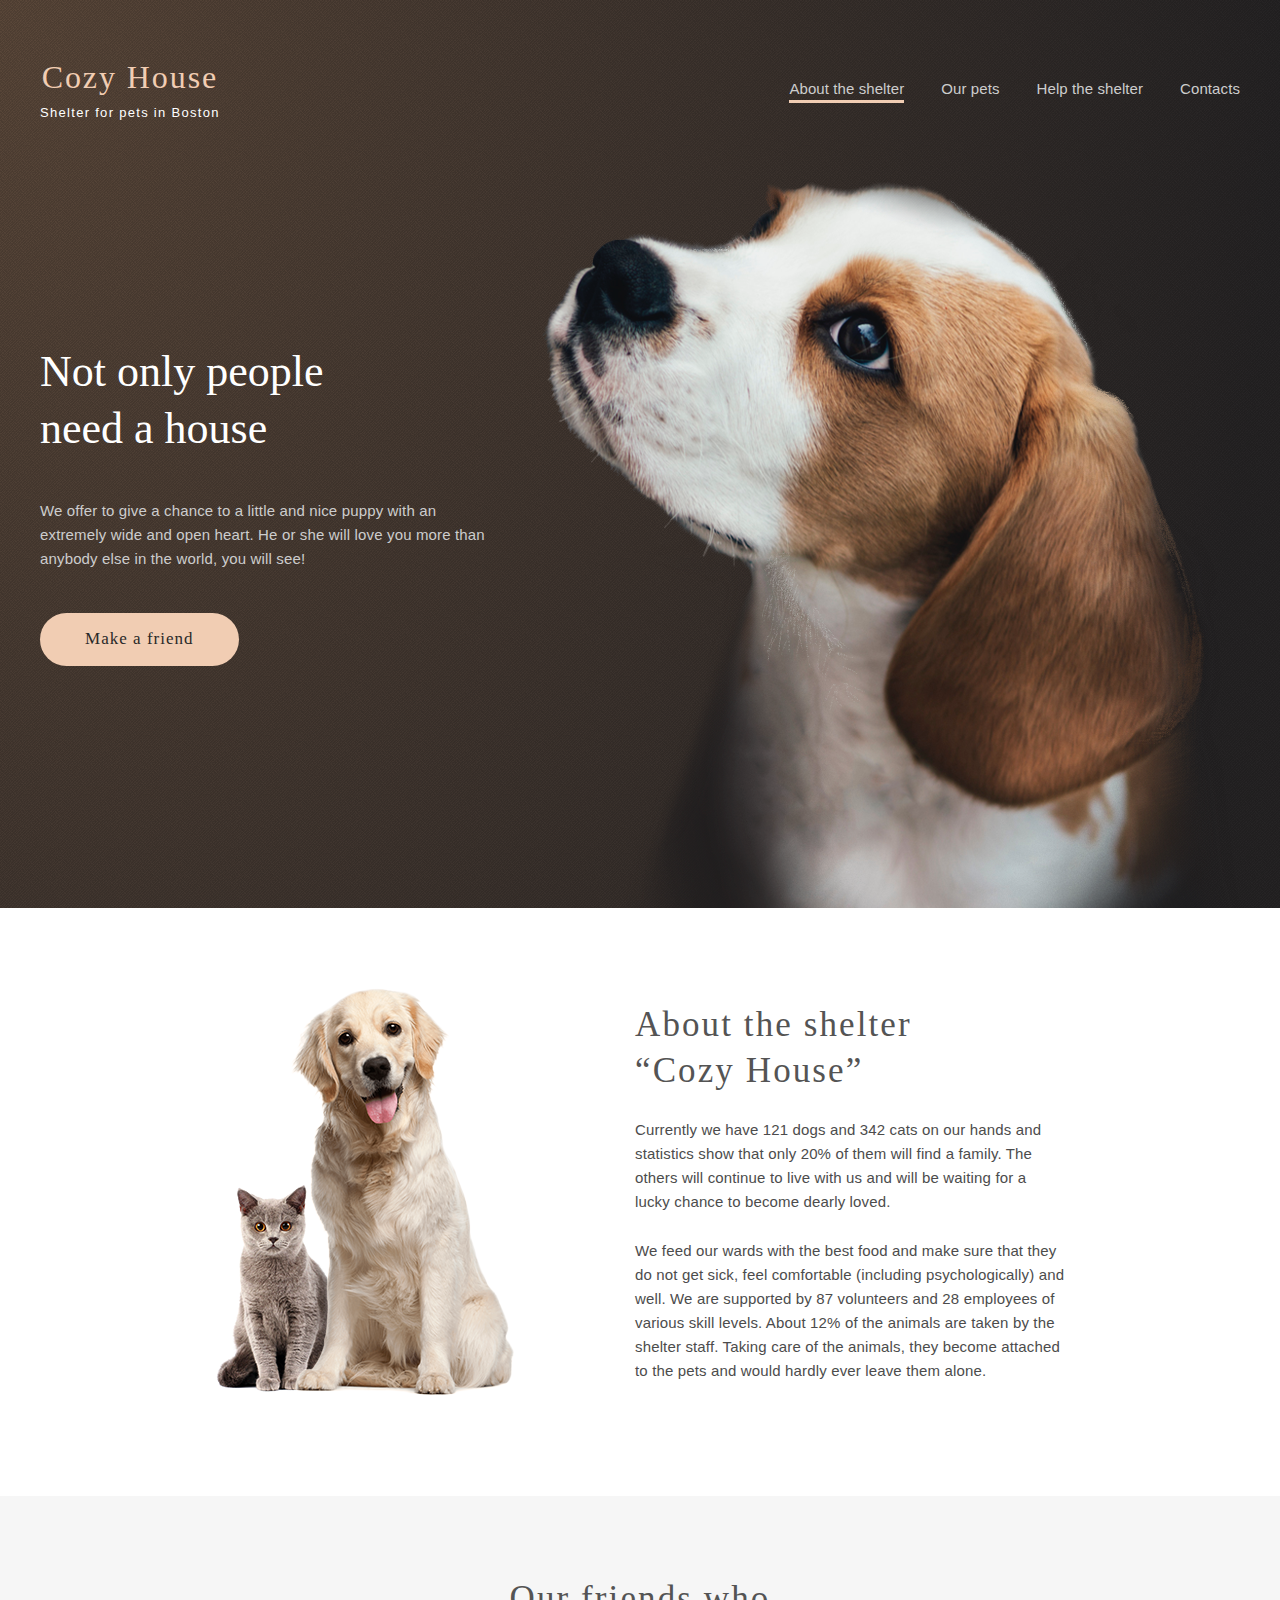
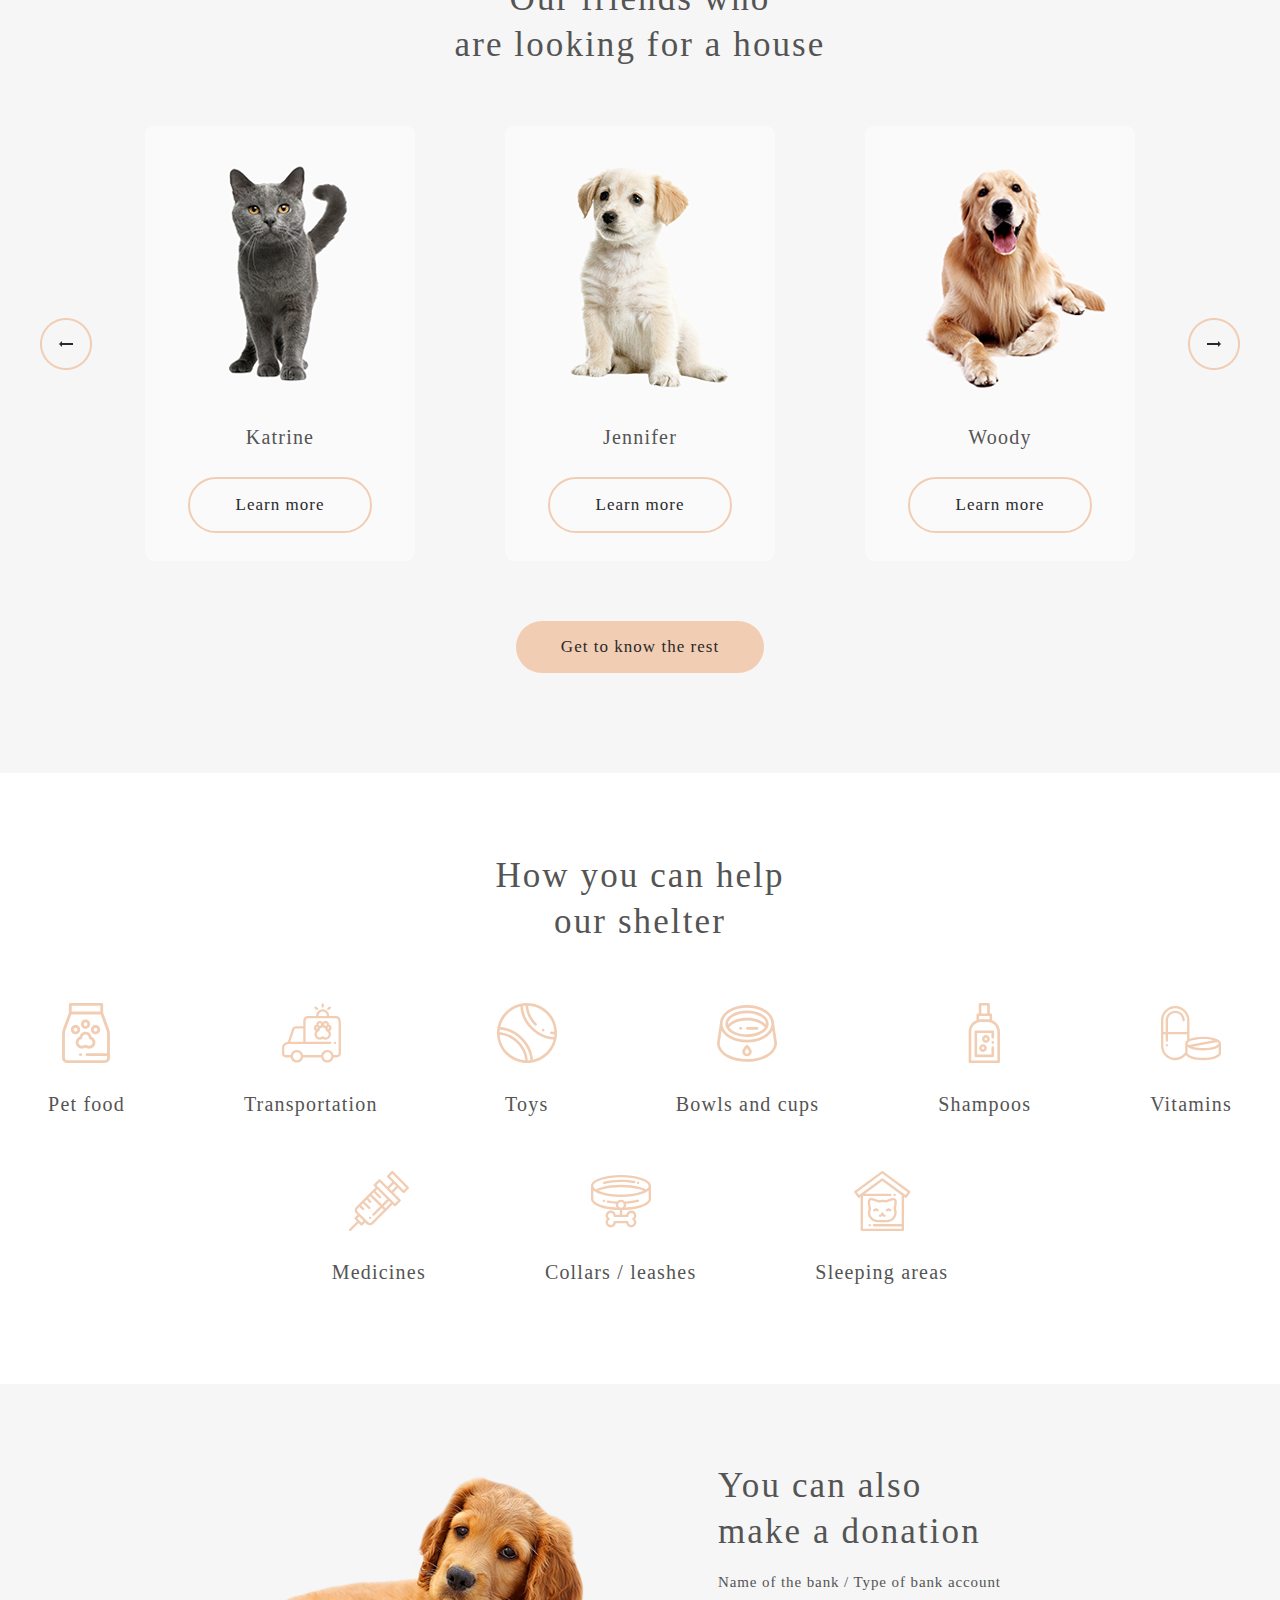
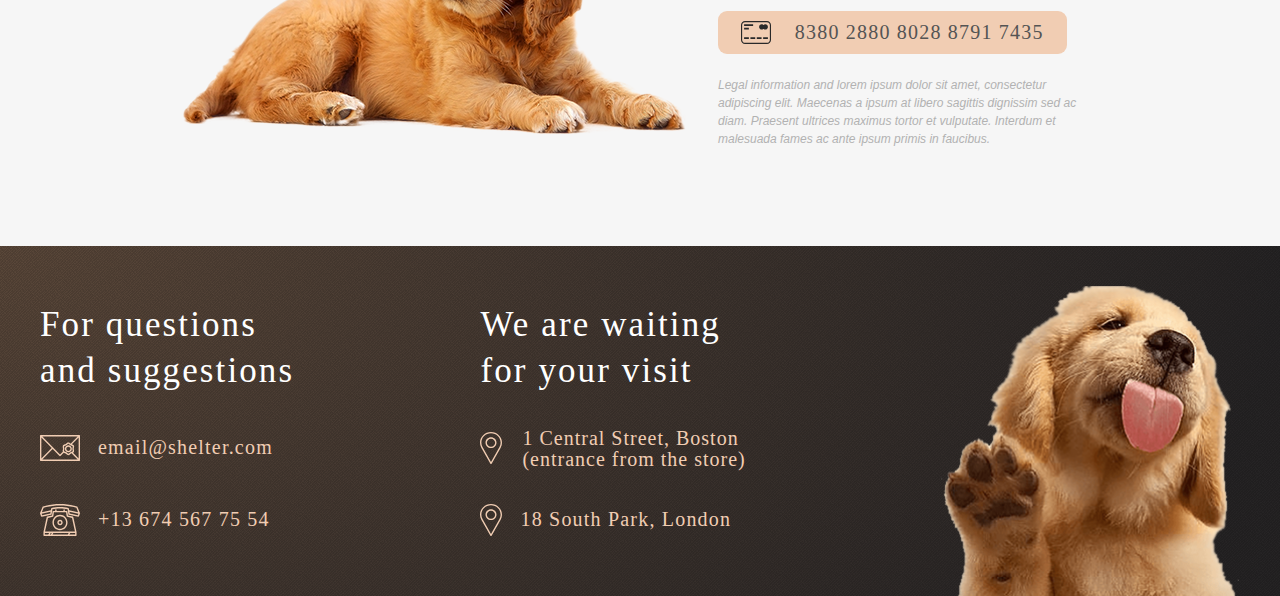
<file: pages/main/index.html>
<!DOCTYPE html>
<html lang="en">
  <head>
    <meta charset="UTF-8" />
    <meta http-equiv="X-UA-Compatible" content="IE=edge" />
    <meta name="viewport" content="width=device-width, initial-scale=1.0" />
    <link rel="stylesheet" href="./style.css" />
    <title>Shelter</title>
  </head>
  <body>
    <div class="wrapper">
      <div class="start_screen">
        <header class="header">
          <div class="header__container _container">
            <a href="#" class="header__logo">
              <h1 class="header__logo-title">Cozy House</h1>
              <p class="header__logo-subtitle">Shelter for pets in Boston</p>
            </a>
            <nav class="header__menu menu">
              <ul class="menu__list">
                <li class="menu__item">
                  <a href="#about" class="menu__link">About the shelter</a>
                </li>
                <li class="menu__item">
                  <a href="../pets/index.html" class="menu__link">Our pets</a>
                </li>
                <li class="menu__item">
                  <a href="#help" class="menu__link">Help the shelter</a>
                </li>
                <li class="menu__item">
                  <a href="#contacts" class="menu__link">Contacts</a>
                </li>
              </ul>
            </nav>
          </div>
        </header>
        <section class="hero">
          <div class="hero__container _container">
            <div class="hero__content">
              <div class="hero__block-text">
                <h2 class="hero__title">
                  <span>Not only people</span>
                  <span>need a house</span>
                </h2>
                <p class="hero__text">
                  We offer to give a chance to a little and nice puppy with an
                  extremely wide and open heart. He or she will love you more
                  than anybody else in the world, you will see!
                </p>
                <a href="#pets" class="button button_colored">Make a friend</a>
              </div>
            </div>
            <div class="hero__image">
              <img
                src="../../assets/images/start-screen-puppy.png"
                alt="puppy"
              />
            </div>
          </div>
        </section>
      </div>
      <main class="main">
        <section class="about" id="about">
          <div class="about__container _container">
            <div class="about__image">
              <img src="../../assets/images/about-pets.png" alt="pets" />
            </div>
            <div class="about__content">
              <div class="about__block-text">
                <h3 class="about__title _title">
                  <span>About the shelter</span>
                  <span>“Cozy House”</span>
                </h3>
                <div class="about__text">
                  <p class="about__text-description">
                    Currently we have 121 dogs and 342 cats on our hands and
                    statistics show that only 20% of them will find a family.
                    The others will continue to live with us and will be waiting
                    for a lucky chance to become dearly loved.
                  </p>
                  <p class="about__text-description">
                    We feed our wards with the best food and make sure that they
                    do not get sick, feel comfortable (including
                    psychologically) and well. We are supported by 87 volunteers
                    and 28 employees of various skill levels. About 12% of the
                    animals are taken by the shelter staff. Taking care of the
                    animals, they become attached to the pets and would hardly
                    ever leave them alone.
                  </p>
                </div>
              </div>
            </div>
          </div>
        </section>
        <section class="pets" id="pets">
          <div class="pets__container _container">
            <h3 class="pets__title _title">
              <span>Our friends who </span>
              <span>are looking for a house</span>
            </h3>
            <div class="pets__slider slider">
              <button class="slider__button">
                <img
                  src="../../assets/images/button_arrow_prev.png"
                  alt="prev"
                />
              </button>
              <div class="slider__cards">
                <div class="slider__card">
                  <img
                    src="../../assets/images/katrine.png"
                    alt="katrine"
                    class="slider__card-image"
                  />
                  <p class="slider__card-name">Katrine</p>
                  <button class="button_bordered">Learn more</button>
                </div>
                <div class="slider__card">
                  <img
                    src="../../assets/images/jennifer.png"
                    alt="katrine"
                    class="slider__card-image"
                  />
                  <p class="slider__card-name">Jennifer</p>
                  <button class="button_bordered">Learn more</button>
                </div>
                <div class="slider__card">
                  <img
                    src="../../assets/images/woody.png"
                    alt="katrine"
                    class="slider__card-image"
                  />
                  <p class="slider__card-name">Woody</p>
                  <button class="button_bordered">Learn more</button>
                </div>
              </div>
              <button class="slider__button">
                <img
                  src="../../assets/images/button_arrow_next.png"
                  alt="prev"
                />
              </button>
            </div>
            <button class="button button_colored">
              <a href="../../pages/pets/index.html">Get to know the rest </a>
            </button>
          </div>
        </section>
        <section class="help" id="help">
          <div class="help__container _container">
            <h3 class="help__title _title">
              <span>How you can help</span> <span>our shelter</span>
            </h3>
            <div class="help__items">
              <div class="help__item">
                <img
                  src="../../assets/icons/icon-pet-food.svg"
                  alt="pet-food"
                  class="help__item-icon"
                />
                <h4 class="help__item-title">Pet food</h4>
              </div>
              <div class="help__item">
                <img
                  src="../../assets/icons/icon-transportation.svg"
                  alt="transportation"
                  class="help__item-icon"
                />
                <h4 class="help__item-title">Transportation</h4>
              </div>
              <div class="help__item">
                <img
                  src="../../assets/icons/icon-toys.svg"
                  alt="toys"
                  class="help__item-icon"
                />
                <h4 class="help__item-title">Toys</h4>
              </div>
              <div class="help__item">
                <img
                  src="../../assets/icons/icon-bowls-and-cups.svg"
                  alt="bowls-and-cups"
                  class="help__item-icon"
                />
                <h4 class="help__item-title">Bowls and cups</h4>
              </div>
              <div class="help__item">
                <img
                  src="../../assets/icons/icon-shampoos.svg"
                  alt="shampoos"
                  class="help__item-icon"
                />
                <h4 class="help__item-title">Shampoos</h4>
              </div>
              <div class="help__item">
                <img
                  src="../../assets/icons/icon-vitamins.svg"
                  alt="vitamins"
                  class="help__item-icon"
                />
                <h4 class="help__item-title">Vitamins</h4>
              </div>
              <div class="help__item">
                <img
                  src="../../assets/icons/icon-medicines.svg"
                  alt="medicines"
                  class="help__item-icon"
                />
                <h4 class="help__item-title">Medicines</h4>
              </div>
              <div class="help__item">
                <img
                  src="../../assets/icons/icon-collars-leashes.svg"
                  alt="collars or leashes"
                  class="help__item-icon"
                />
                <h4 class="help__item-title">Collars / leashes</h4>
              </div>
              <div class="help__item">
                <img
                  src="../../assets/icons/icon-sleeping-area.svg"
                  alt="sleeping-area"
                  class="help__item-icon"
                />
                <h4 class="help__item-title">Sleeping areas</h4>
              </div>
            </div>
          </div>
        </section>
        <section class="donation" id="donation">
          <div class="donation__container _container">
            <img
              src="../../assets/images/donation-dog.png"
              alt="dog"
              class="donation__dog"
            />
            <div class="donation__content">
              <h3 class="donation__title _title">
                <span>You can also</span>
                <span>make a donation</span>
              </h3>
              <h5 class="donation__subtitle">
                Name of the bank / Type of bank account
              </h5>
              <div class="donation__credit-card">
                <div class="donation__requisites">
                  <img
                    src="../../assets/icons/credit-card.svg"
                    alt="credit-card"
                    class="card__icon"
                  />
                  <a href="#" class="card__info">8380 2880 8028 8791 7435</a>
                </div>
              </div>
              <p class="donation__description">
                Legal information and lorem ipsum dolor sit amet, consectetur
                adipiscing elit. Maecenas a ipsum at libero sagittis dignissim
                sed ac diam. Praesent ultrices maximus tortor et vulputate.
                Interdum et malesuada fames ac ante ipsum primis in faucibus.
              </p>
            </div>
          </div>
        </section>
      </main>
      <footer class="footer">
        <section class="contacts" id="contacts">
          <div class="contacts__container _container">
            <div class="contacts__contacts">
              <h3 class="contacts__title _title">
                <span>For questions </span>
                <span>and suggestions</span>
              </h3>
              <div class="contacts__mail">
                <a href="mailto:email@shelter.com">
                  <img src="../../assets/icons/icon-email.svg" alt="icon-email" /></a>
                <a href="mailto:email@shelter.com">
                  <span>email@shelter.com</span></a>
              </div>
              <div class="contacts__phone">
                <a href="tel:+136745677554">
                  <img src="../../assets/icons/icon-phone.svg" alt="icon-phone" /></a>
                <a href="tel:+136745677554"><span>+13 674 567 75 54</span></a>
              </div>
            </div>
            <div class="contacts__location">
              <h3 class="contacts__title _title">
                <span>We are waiting </span>
                <span>for your visit</span>
              </h3>
              <div class="contacts__boston">
                <a target="_blank"
                  href="https://www.google.by/maps/place/1+Central+St,+Boston,+MA+02109,+%D0%A1%D0%A8%D0%90/@42.3585539,-71.0558206,18z/data=!3m1!4b1!4m5!3m4!1s0x89e370868bc2ce7b:0x82fa7db94f5fea9e!8m2!3d42.3585519!4d-71.0547263">
                  <img src="../../assets/icons/pin.svg" alt="pin"/></a>
                <a target="_blank"
                  href="https://www.google.by/maps/place/1+Central+St,+Boston,+MA+02109,+%D0%A1%D0%A8%D0%90/@42.3585539,-71.0558206,18z/data=!3m1!4b1!4m5!3m4!1s0x89e370868bc2ce7b:0x82fa7db94f5fea9e!8m2!3d42.3585519!4d-71.0547263">
                    <div class="boston__contact">
                    <span>1 Central Street, Boston </span>
                    <span>(entrance from the store)</span>
                    </div>
                </a>
              </div>
              <div class="contacts__london">
                <a target="_blank"
                  href="https://www.google.by/maps/place/%D0%9F%D0%B0%D1%80%D0%BA+%D0%AE%D0%B3/@51.4691986,-0.1963832,17z/data=!3m1!4b1!4m5!3m4!1s0x48760f79376fa0e3:0x202ac3af5c1ea4ec!8m2!3d51.4691953!4d-0.1941945">
                  <img src="../../assets/icons/pin.svg" alt="pin" /></a>
                <a target="_blank"
                  href="https://www.google.by/maps/place/%D0%9F%D0%B0%D1%80%D0%BA+%D0%AE%D0%B3/@51.4691986,-0.1963832,17z/data=!3m1!4b1!4m5!3m4!1s0x48760f79376fa0e3:0x202ac3af5c1ea4ec!8m2!3d51.4691953!4d-0.1941945">
                  <span>18 South Park, London</span>
                </a>
              </div>
            </div>
            <div class="contacts__puppy">
              <img
                src="../../assets/images/footer-puppy.png"
                alt="footer-puppy"
              />
            </div>
          </div>
        </section>
      </footer>
    </div>
    <script src="./script.js"></script>
  </body>
</html>
</file>
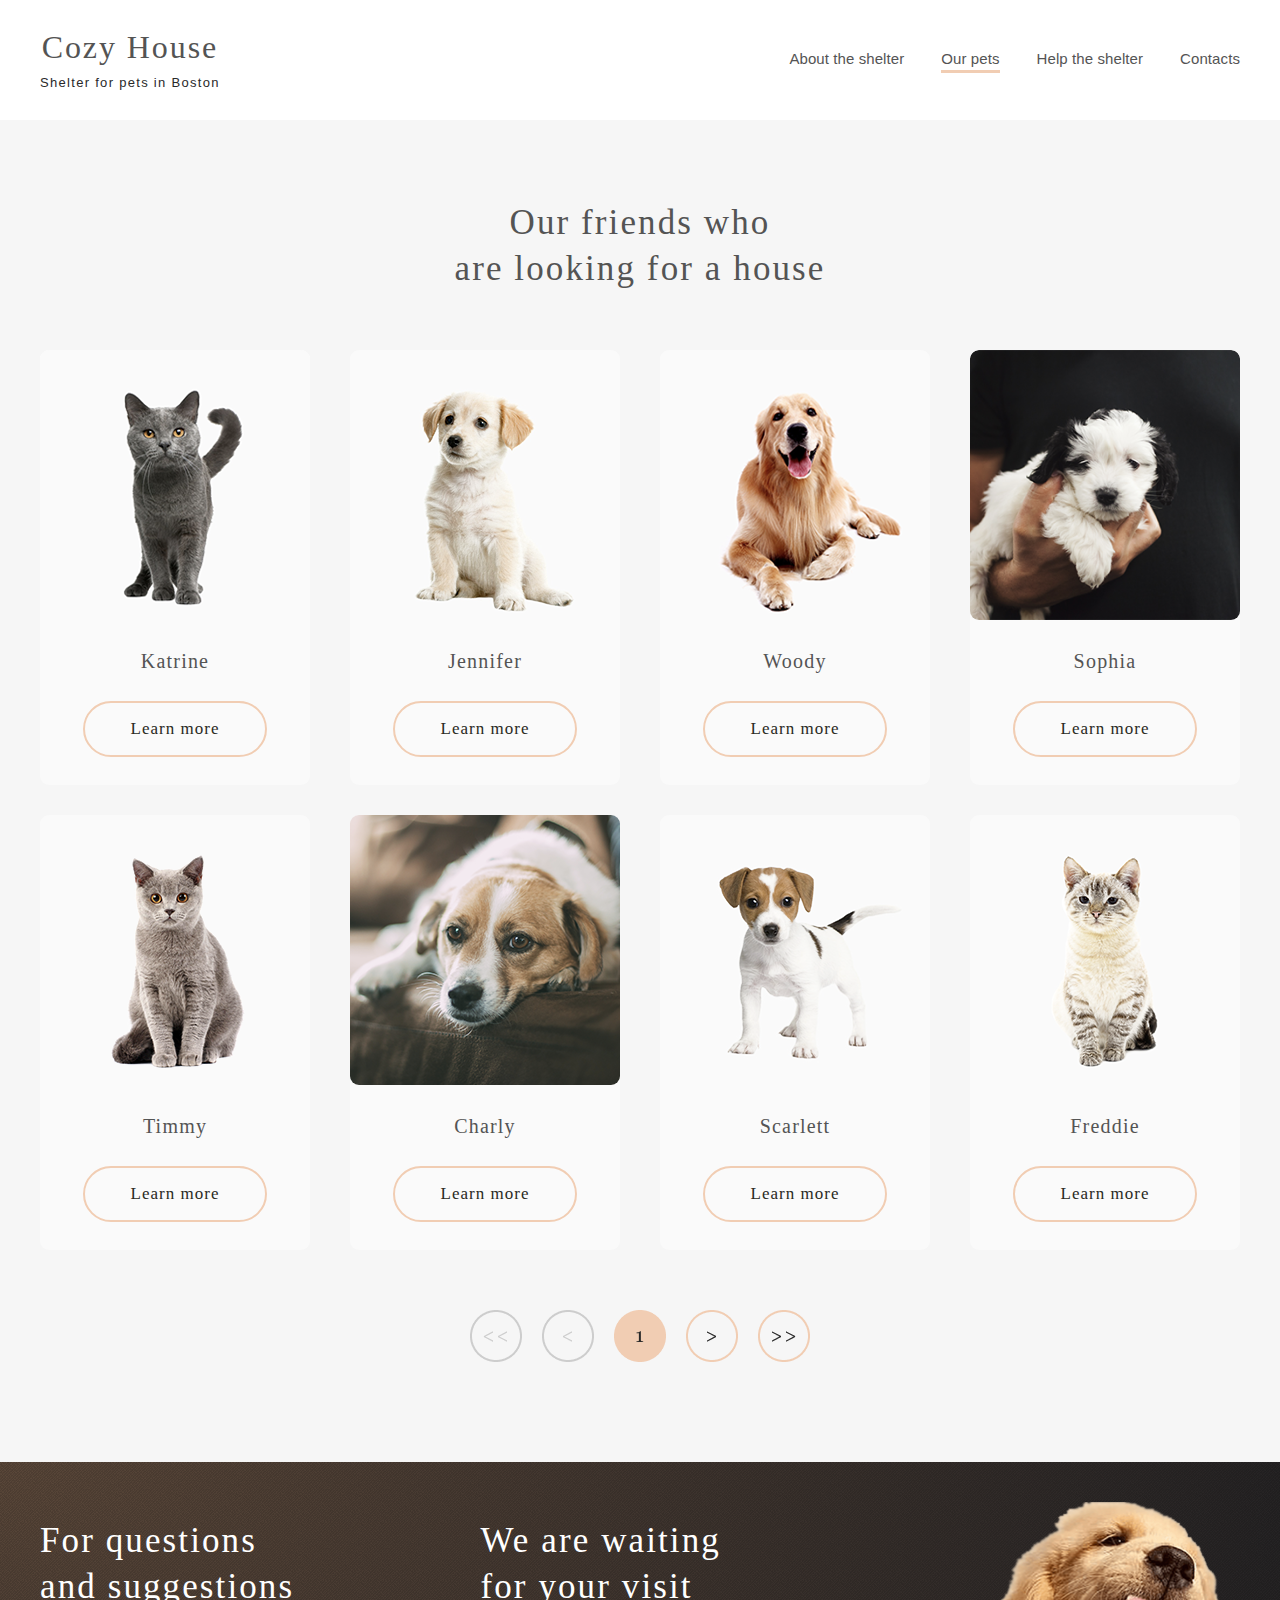
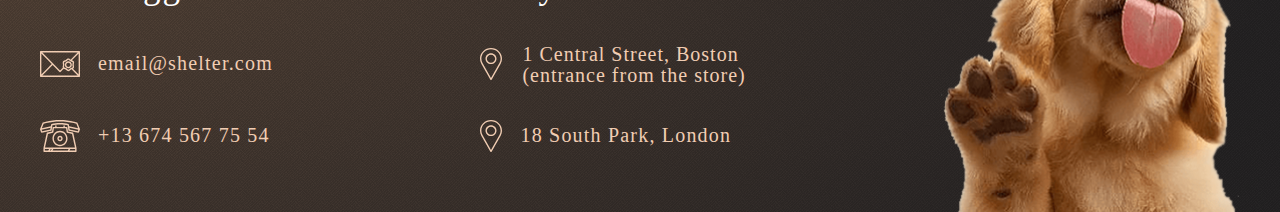
<file: pages/pets/index.html>
<!DOCTYPE html>
<html lang="en">
  <head>
    <meta charset="UTF-8" />
    <meta http-equiv="X-UA-Compatible" content="IE=edge" />
    <meta name="viewport" content="width=device-width, initial-scale=1.0" />
    <link rel="stylesheet" href="./style.css" />
    <title>Our Pets</title>
  </head>
  <body>
    <div class="wrapper">
      <header class="header">
        <div class="header__container _container">
          <a target="_blank" href="../main/index.html" class="header__logo">
            <h1 class="header__logo-title">Cozy House</h1>
            <p class="header__logo-subtitle">Shelter for pets in Boston</p>
          </a>
          <nav class="header__menu menu">
            <ul class="menu__list">
              <li class="menu__item">
                <a target="_blank" href="../main/index.html" class="menu__link">About the shelter</a>
              </li>
              <li class="menu__item">
                <a href="#pets" class="menu__link">Our pets</a>
              </li>
              <li class="menu__item">
                <a target="_blank" href="../main/index.html#help" class="menu__link">Help the shelter</a>
              </li>
              <li class="menu__item">
                <a href="#contacts" class="menu__link">Contacts</a>
              </li>
            </ul>
          </nav>
        </div>
      </header>
      <main class="main">
        <section class="pets" id="pets">
          <div class="pets__container _container">
            <h3 class="pets__title _title">
              <span>Our friends who </span>
              <span>are looking for a house</span>
            </h3>
              <div class="pets__cards">
                <div class="pets__card">
                  <img
                    src="../../assets/images/katrine.png"
                    alt="katrine"
                    class="pets__card-image"
                  />
                  <p class="pets__card-name">Katrine</p>
                  <button class="button_bordered">Learn more</button>
                </div>
                <div class="pets__card">
                  <img
                    src="../../assets/images/jennifer.png"
                    alt="jennifer"
                    class="pets__card-image"
                  />
                  <p class="pets__card-name">Jennifer</p>
                  <button class="button_bordered">Learn more</button>
                </div>
                <div class="pets__card">
                  <img
                    src="../../assets/images/woody.png"
                    alt="woody"
                    class="pets__card-image"
                  />
                  <p class="pets__card-name">Woody</p>
                  <button class="button_bordered">Learn more</button>
                </div>
                <div class="pets__card">
                  <img
                    src="../../assets/images/sophia.png"
                    alt="sophia"
                    class="pets__card-image"
                  />
                  <p class="pets__card-name">Sophia</p>
                  <button class="button_bordered">Learn more</button>
                </div>
                <div class="pets__card">
                  <img
                    src="../../assets/images/timmy.png"
                    alt="timmy"
                    class="pets__card-image"
                  />
                  <p class="pets__card-name">Timmy</p>
                  <button class="button_bordered">Learn more</button>
                </div>
                <div class="pets__card">
                  <img
                    src="../../assets/images/charly.png"
                    alt="charly"
                    class="pets__card-image"
                  />
                  <p class="pets__card-name">Charly</p>
                  <button class="button_bordered">Learn more</button>
                </div>
                <div class="pets__card">
                  <img
                    src="../../assets/images/scarlett.png"
                    alt="scarlett"
                    class="pets__card-image"
                  />
                  <p class="pets__card-name">Scarlett</p>
                  <button class="button_bordered">Learn more</button>
                </div>
                <div class="pets__card">
                  <img
                    src="../../assets/images/freddie.png"
                    alt="freddie"
                    class="pets__card-image"
                  />
                  <p class="pets__card-name">Freddie</p>
                  <button class="button_bordered">Learn more</button>
                </div>
              </div>
            <div class="pets__buttons">
              <button class="button-prev-prev" disabled>
                <img
                  src="../../assets/images/button_paginator_inactive.png"
                  alt="prev-prev"
                />
              </button>
              <button class="button-prev" disabled>
                <img
                  src="../../assets/images/button_paginator.png"
                  alt="prev"
                />
              </button>
              <button class="button-current-page">
                <img
                src="../../assets/images/button_paginator1.png"
                alt="current-page"
              />
              </button>
              <button class="button-next">
                <img
                src="../../assets/images/button_paginatornext.png"
                alt="next"
              />
              </button>
              <button class="button-next-next">
                <img
                src="../../assets/images/button_paginatornext2.png"
                alt="next-next"
              />
              </button>
            </div>
          </div>
        </section>
      </main>
      <footer class="footer">
        <section class="contacts" id="contacts">
          <div class="contacts__container _container">
            <div class="contacts__contacts">
              <h3 class="contacts__title _title">
                <span>For questions </span>
                <span>and suggestions</span>
              </h3>
              <div class="contacts__mail">
                <a href="mailto:email@shelter.com">
                  <img src="../../assets/icons/icon-email.svg" alt="icon-email" /></a>
                <a href="mailto:email@shelter.com">
                  <span>email@shelter.com</span></a>
              </div>
              <div class="contacts__phone">
                <a href="tel:+136745677554">
                  <img src="../../assets/icons/icon-phone.svg" alt="icon-phone" /></a>
                <a href="tel:+136745677554"><span>+13 674 567 75 54</span></a>
              </div>
            </div>
            <div class="contacts__location">
              <h3 class="contacts__title _title">
                <span>We are waiting </span>
                <span>for your visit</span>
              </h3>
              <div class="contacts__boston">
                <a target="_blank"
                  href="https://www.google.by/maps/place/1+Central+St,+Boston,+MA+02109,+%D0%A1%D0%A8%D0%90/@42.3585539,-71.0558206,18z/data=!3m1!4b1!4m5!3m4!1s0x89e370868bc2ce7b:0x82fa7db94f5fea9e!8m2!3d42.3585519!4d-71.0547263">
                  <img src="../../assets/icons/pin.svg" alt="pin"/></a>
                <a target="_blank"
                  href="https://www.google.by/maps/place/1+Central+St,+Boston,+MA+02109,+%D0%A1%D0%A8%D0%90/@42.3585539,-71.0558206,18z/data=!3m1!4b1!4m5!3m4!1s0x89e370868bc2ce7b:0x82fa7db94f5fea9e!8m2!3d42.3585519!4d-71.0547263">
                    <div class="boston__contact">
                    <span>1 Central Street, Boston </span>
                    <span>(entrance from the store)</span>
                    </div>
                </a>
              </div>
              <div class="contacts__london">
                <a target="_blank"
                  href="https://www.google.by/maps/place/%D0%9F%D0%B0%D1%80%D0%BA+%D0%AE%D0%B3/@51.4691986,-0.1963832,17z/data=!3m1!4b1!4m5!3m4!1s0x48760f79376fa0e3:0x202ac3af5c1ea4ec!8m2!3d51.4691953!4d-0.1941945">
                  <img src="../../assets/icons/pin.svg" alt="pin" /></a>
                <a target="_blank"
                  href="https://www.google.by/maps/place/%D0%9F%D0%B0%D1%80%D0%BA+%D0%AE%D0%B3/@51.4691986,-0.1963832,17z/data=!3m1!4b1!4m5!3m4!1s0x48760f79376fa0e3:0x202ac3af5c1ea4ec!8m2!3d51.4691953!4d-0.1941945">
                  <span>18 South Park, London</span>
                </a>
              </div>
            </div>
            <div class="contacts__puppy">
              <img
                src="../../assets/images/footer-puppy.png"
                alt="footer-puppy"
              />
            </div>
          </div>
        </section>
      </footer>
    </div>
    <script src="./script.js"></script>
  </body>
</html>
</file>
<file: pages/main/style.css>
/*------------DEFAULT STYLES------------------------------------------------------------*/
*,
*::before,
*::after {
  padding: 0;
  margin: 0;
  border: 0;
  box-sizing: border-box;
}
a {
  text-decoration: none;
  color: inherit;
  outline: none;
}
ul,
ol,
li {
  list-style: none;
}
img {
  vertical-align: top;
}
h1,
h2,
h3,
h4,
h5,
h6 {
  font-size: inherit;
  font-weight: inherit;
}
html,
body {
  height: 100%;
  line-height: 1;
}
/*----------------------------------------------------------------------------------------*/
:root {
  --color-white: #ffffff;
  --color-grey: #cdcdcd;
  --color-black: #292929;
  --color-peach: #f1cdb3;
  --color-title: #545454;
  --color-text: #4c4c4c;
}

.wrapper {
  overflow: hidden;
  display: flex;
  flex-direction: column;
  min-height: 100%;
}

._container {
  max-width: 1280px;
  margin: 0px auto;
  padding: 0px 40px;
}

.main {
  flex: 1 1 auto;
}

html {
  scroll-behavior: smooth; 
}

body {
  font-family: Georgia, serif;
  font-weight: 400;
  font-size: 16px;
}

/*----------------START SCREEN------------------------------------------------------------*/

.start_screen {
  background: url("../../assets/images/noise_transparent.png"),
    radial-gradient(100% 215.42% at 0% 0%, #5b483a 0%, #262425 100%), #211f20;
}

.header__container {
  display: flex;
  align-items: center;
  justify-content: space-between;
  min-height: 60px;
  padding-top: 60px;
}

.header__logo {
  display: flex;
  flex-direction: column;
  align-items: center;
}

.header__logo-title {
  font-family: Georgia, serif;
  font-style: normal;
  font-weight: 400;
  font-size: 32px;
  line-height: 35px;
  letter-spacing: 0.06em;
  color: #f1cdb3;
}

.header__logo-subtitle {
  font-family: Arial, sans-serif;
  font-style: normal;
  font-weight: 400;
  font-size: 13px;
  line-height: 15px;
  letter-spacing: 0.1em;
  color: #ffffff;
  margin-top: 10px;
}

.menu__list {
  display: flex;
  flex-wrap: wrap;
}

.menu__item:not(:last-child) {
  margin: 0px 37px 0px 0px;
}

.menu__item:first-child {
  border-bottom: 3px solid #f1cdb3;
}

.menu__link {
  font-family: Arial, sans-serif;
  font-style: normal;
  font-weight: 400;
  font-size: 15px;
  line-height: 159%;
  letter-spacing: 0.006em;
  color: #cdcdcd;
}

.menu__link:hover {
  color:#fafafa;
}

.hero__container {
  display: flex;
  padding: 60px 40px 0px 40px;
}

.hero__content {
  flex: 0 1 50%;
}

.hero__block-text {
  max-width: 460px;
}

.hero__title {
  font-family: Georgia, serif;
  font-style: normal;
  font-weight: 400;
  font-size: 44px;
  line-height: 130%;
  color: #ffffff;
}

.hero__title:not(:last-child) {
  margin: 163px 0px 42px 0px;
}

.hero__title span {
  display: block;
}

.hero__text {
  font-family: Arial, sans-serif;
  font-style: normal;
  font-weight: 400;
  font-size: 15px;
  line-height: 160%;
  letter-spacing: 0.01em;
  color: #cdcdcd;
}

.hero__text:not(:last-child) {
  margin: 0px 0px 42px 0px;
}

.button {
  display: inline-block;
  font-family: Georgia, serif;
  font-style: normal;
  font-weight: 400;
  font-size: 17px;
  line-height: 130%;
  letter-spacing: 0.06em;
  color: #292929;
  padding: 15px 45px;
  border-radius: 100px;
  cursor: pointer;
  transition: 0.3s ease 0s;
}

.button_colored {
  background-color: #f1cdb3;
  border: none;
}

.button_colored:hover {
  background-color: #fddcc4;
  border: none;
}

.button_bordered {
  font-family: Georgia, serif;
  font-style: normal;
  font-weight: 400;
  font-size: 17px;
  line-height: 130%;
  letter-spacing: 0.06em;
  color: #292929;
  border: 2px solid #f1cdb3;
  background-color: #fafafa;
  padding: 15px 45px;
  border-radius: 100px;
  cursor: pointer;
  transition: 0.3s ease 0s;
}

.button_bordered:hover {
  background-color: #fddcc4;
  border: 2px solid transparent;
}

.hero__image {
  flex: 0 1 50%;
}

/*--------------------------MAIN------------------------------------------------------------*/

.about__container {
  padding: 80px 40px 100px 40px;
  display: flex;
}

.about__image {
  padding: 0px 0px 0px 175px;
  margin-right: 120px;
}

.about__content {
  padding: 0px 175px 0px 0px;
}

.about__block-text {
  max-width: 430px;
}

._title {
  font-family: Georgia, serif;
  font-style: normal;
  font-weight: 400;
  font-size: 35px;
  line-height: 130%;
  letter-spacing: 0.06em;
  color: #545454;
}

.about__title:not(:last-child) {
  margin: 14px 0px 25px 0px;
}

.about__title span {
  display: block;
}

.about__text {
  font-family: Arial, sans-serif;
  font-style: normal;
  font-weight: 400;
  font-size: 15px;
  line-height: 160%;
  color: #4c4c4c;
  letter-spacing: 0.01em;
}

.about__text-description:not(:last-child) {
  margin: 0px 0px 25px 0px;
}

.pets {
  background-color: #f6f6f6;
}

.pets__container {
  padding: 80px 0px 100px 0px;
  display: flex;
  flex-direction: column;
  align-items: center;
  justify-content: space-between;
}

.pets__title {
  margin-bottom: 59px;
}

.pets__title span {
  display: block;
  text-align: center;
}

.pets__slider {
  display: flex;
  align-items: center;
  padding: 0px 40px;
  margin-bottom: 60px;
}

.slider__button {
  width: 52px;
  height: 52px;
  background: none;
  cursor: pointer;
  border-radius: 100%;
}

.slider__button:hover {
  cursor: pointer;
  background-color: #fddcc4;
}

.slider__cards {
  display: flex;
  padding: 0px 53px;
  gap: 90px;
}

.slider__card {
  background-color: #fafafa;
  width: 270px;
  height: 435px;
  display: flex;
  flex-direction: column;
  align-items: center;
  border-radius: 9px;
  transition: 0.3s ease 0s;
}

.slider__card:hover {
  cursor: pointer;
  background-color: #ffffff;
  box-shadow: 0px 2px 35px 14px rgba(13, 13, 13, 0.04);
}

.slider__card:hover .button_bordered {
  background-color: #fddcc4;
  border: 2px solid transparent;
}

.slider__card-image {
  margin-bottom: 30px;
  border-radius: 9px;
}

.slider__card-name {
  font-family: Georgia, serif;
  font-style: normal;
  font-weight: 400;
  font-size: 20px;
  line-height: 23px;
  text-align: center;
  letter-spacing: 0.06em;
  color: #545454;
  margin-bottom: 28px;
}

.help__container {
  padding: 80px 40px 100px 40px;
  display: flex;
  flex-direction: column;
}

.help__title {
  margin-bottom: 59px;
}

.help__title span {
  display: block;
  text-align: center;
}

.help__item-title {
  margin-top: 30px;
  color: #545454;
  font-family: Georgia, serif;
  font-style: normal;
  font-weight: 400;
  font-size: 20px;
  line-height: 115%;
  letter-spacing: 0.06em;
}

.help__items {
  display: flex;
  flex-wrap: wrap;
  justify-content: center;
  row-gap: 55px;
  column-gap: 119px;
}

.help__item {
  display: flex;
  height: 113px;
  align-items: center;
  flex-direction: column;
}

.help__item-icon {
  width: 60px;
  height: 60px;
}

.donation {
  background-color: #f6f6f6;
}

.donation__container {
  padding: 79px 40px 98px 40px;
  display: flex;
}

.donation__dog {
  margin: 12px 30px 12px 143px;
}

.donation__content {
  max-width: 380px;
}

.donation__title span {
  display: block;
  text-align: left;
}

.donation__subtitle {
  font-family: Georgia, serif;
  font-style: normal;
  font-weight: 400;
  font-size: 15px;
  line-height: 110%;
  letter-spacing: 0.06em;
  color: #545454;
  margin: 20px 0px;
}

.donation__credit-card {
  background-color: #f1cdb3;
  border-radius: 9px;
  width: 349px;
  transition: 0.3s ease 0s;
}

.donation__credit-card:hover {
  background-color: #fddcc4;
  border: none;
}

.donation__requisites {
  display: flex;
  justify-content: space-evenly;
  padding: 10px 0px;
}

.card__icon {
  width: 30px;
  height: 23px;
}

.card__info {
  font-family: Georgia, serif;
  font-style: normal;
  font-weight: 400;
  font-size: 20px;
  line-height: 115%;
  letter-spacing: 0.06em;
  color: #545454;
}

.donation__description {
  font-family: Arial, sans-serif;
  font-style: italic;
  font-weight: normal;
  font-size: 12px;
  line-height: 150%;
  margin-top: 22px;
  color: #b2b2b2;
}

/*-----------------------FOOTER---------------------------------------------------------------*/

.contacts {
  background: url("../../assets/images/noise_transparent.png"),
    radial-gradient(100% 215.42% at 0% 0%, #5b483a 0%, #262425 100%), #211f20;
}

.contacts__container {
  padding: 40px 40px 0px 40px;
  display: flex;
  justify-content: space-between;
}

.contacts__title {
  margin-bottom: 39px;

}

.contacts__title span {
  display: block;
  color: #ffffff;
}

.contacts__location {
  margin-left: -8px;
}

.contacts__contacts,
.contacts__location {
  padding-top: 16px;
  display: flex;
  flex-direction: column;
}

.contacts__phone span,
.contacts__mail span,
.contacts__boston span,
.contacts__london span {
  font-family: Georgia, serif;
  font-style: normal;
  font-weight: 400;
  font-size: 20px;
  line-height: 150%;
  letter-spacing: 0.06em;
  color: #f1cdb3;
  margin-left: 14px;
}

.contacts__boston {
  display: flex;
  margin-bottom: 12px;
}

.boston__contact {
  display: flex;
  flex-direction: column;
  justify-content: flex-start;
  margin: -9px 0px 18px 0px;
}

.boston__contact span {
  font-family: Georgia, serif;
  font-style: normal;
  font-weight: 400;
  font-size: 20px;
  line-height: 150%;
  letter-spacing: 0.05em;
  color: #f1cdb3;
  margin-left: 20px;
}

.contacts__boston span:last-child {
  margin-top: -9px;
}

.contacts__boston span {
  display: block;
}

.contacts__mail {
  margin-bottom: 40px;
}
</file>
<file: pages/pets/style.css>
/*Обнуление*/
*,
*::before,
*::after {
  padding: 0;
  margin: 0;
  border: 0;
  box-sizing: border-box;
}
a {
  text-decoration: none;
  color: inherit;
  outline: none;
}
ul,
ol,
li {
  list-style: none;
}
img {
  vertical-align: top;
}
h1,
h2,
h3,
h4,
h5,
h6 {
  font-size: inherit;
  font-weight: inherit;
}
html,
body {
  height: 100%;
  line-height: 1;
}
/*----------------------------------------------------------------------------------------*/
:root {
  --color-white: #ffffff;
  --color-grey: #cdcdcd;
  --color-black: #292922;
  --color-peach: #f1cdb3;
  --color-title: #545454;
  --color-text: #4c4c4c;
}

.wrapper {
  overflow: hidden;
  display: flex;
  flex-direction: column;
  min-height: 100%;
}

._container {
  max-width: 1280px;
  margin: 0px auto;
  padding: 0px 40px;
}

.main {
  flex: 1 1 auto;
  background-color: #f6f6f6;
}

html {
  scroll-behavior: smooth; 
}

body {
  font-family: Georgia, serif;
  font-weight: 400;
  font-size: 16px;
}

/*---------------------------------------------HEADER----------------------------------------*/

.header {
  background-color: #ffffff;
}

.header__container {
  display: flex;
  align-items: center;
  justify-content: space-between;
  min-height: 60px;
  padding: 30px 40px;
}

.header__logo {
  display: flex;
  flex-direction: column;
  align-items: center;
}

.header__logo-title {
  font-family: Georgia, serif;
  font-style: normal;
  font-weight: 400;
  font-size: 32px;
  line-height: 35px;
  letter-spacing: 0.06em;
  color: #545454;
}

.header__logo-subtitle {
  font-family: Arial, sans-serif;
  font-style: normal;
  font-weight: 400;
  font-size: 13px;
  line-height: 15px;
  letter-spacing: 0.1em;
  color: #292929;
  margin-top: 10px;
}

.menu__list {
  display: flex;
  flex-wrap: wrap;
}

.menu__item:not(:last-child) {
  margin: 0px 37px 0px 0px;
}

.menu__item:nth-child(2) {
  border-bottom: 3px solid var(--color-peach);
}

.menu__link {
  font-family: Arial, sans-serif;
  font-style: normal;
  font-weight: 400;
  font-size: 15px;
  line-height: 159%;
  color: #545454;
  letter-spacing: 0.006em;
}

.menu__link:hover {
  color:#292929;
}

/*---------------------------------------------MAIN--------------------------------------------------*/

.pets__container {
  padding-top: 80px;
  display: flex;
  flex-direction: column;
  align-items: center;
}

._title {
  font-family: Georgia, serif;
  font-style: normal;
  font-weight: 400;
  font-size: 35px;
  line-height: 130%;
  letter-spacing: 0.06em;
  color: var(--color-title);
}

.pets__title span {
  display: block;
  text-align: center;
}

.pets__title {
  margin-bottom: 59px;
}

.pets__slider {
  display: flex;
  align-items: center;
  padding: 0px 40px;
  margin-bottom: 60px;
}

.pets__cards {
  display: flex;
  flex-wrap: wrap;
  row-gap: 30px;
  justify-content: space-between;
  margin-bottom: 60px;
}

.pets__card {
  background-color: #fafafa;
  width: 270px;
  height: 435px;
  display: flex;
  flex-direction: column;
  align-items: center;
  border-radius: 9px;
  transition:  0.3s ease 0s;
}

.pets__card:hover {
  cursor: pointer;
  background-color: #ffffff;
  box-shadow: 0px 2px 35px 14px rgba(13, 13, 13, 0.04);
}

.pets__card-image {
  margin-bottom: 30px;
  border-radius: 9px;
}

.pets__card-name {
  font-family: Georgia, serif;
  font-style: normal;
  font-weight: 400;
  font-size: 20px;
  line-height: 23px;
  text-align: center;
  letter-spacing: 0.06em;
  color: #545454;
  margin-bottom: 28px;
}

.button_bordered {
  font-family: Georgia, serif;
  font-style: normal;
  font-weight: 400;
  font-size: 17px;
  line-height: 130%;
  letter-spacing: 0.06em;
  color: var(--color-black);
  border: 2px solid #f1cdb3;
  background-color: #fafafa;
  padding: 15px 45px;
  border-radius: 100px;
  cursor: pointer;
  transition: 0.3s ease 0s;
}

.pets__card:hover .button_bordered {
  background-color: #fddcc4;
  border: 2px solid transparent;
}

.pets__buttons {
  display: flex;
  flex-direction: row;
  justify-content: space-between;
  align-items: center;
  width: 340px;
  margin-bottom: 100px;
}

.pets__buttons button {
    width: 52px;
    height: 52px;
    background: none;
    cursor: pointer;
    border-radius: 100%;
}

.button-current-page,
.button-next:hover,
.button-next-next:hover {
    cursor: pointer;
    background-color: #fddcc4;
}

/*---------------------------------------FOOTER--------------------------------------------------*/
.contacts {
  background: url("../../assets/images/noise_transparent.png"),
    radial-gradient(100% 215.42% at 0% 0%, #5b483a 0%, #262425 100%), #211f20;
}

.contacts__container {
  padding: 40px 40px 0px 40px;
  display: flex;
  justify-content: space-between;
}

.contacts__title {
  margin-bottom: 39px;

}

.contacts__title span {
  display: block;
  color: #ffffff;
}

.contacts__location {
  margin-left: -8px;
}

.contacts__contacts,
.contacts__location {
  padding-top: 16px;
  display: flex;
  flex-direction: column;
}

.contacts__phone span,
.contacts__mail span,
.contacts__boston span,
.contacts__london span {
  font-family: Georgia, serif;
  font-style: normal;
  font-weight: 400;
  font-size: 20px;
  line-height: 150%;
  letter-spacing: 0.06em;
  color: #f1cdb3;
  margin-left: 14px;
}

.contacts__boston {
  display: flex;
  margin-bottom: 12px;
}

.boston__contact {
  display: flex;
  flex-direction: column;
  justify-content: flex-start;
  margin: -9px 0px 18px 0px;
}

.boston__contact span {
  font-family: Georgia, serif;
  font-style: normal;
  font-weight: 400;
  font-size: 20px;
  line-height: 150%;
  letter-spacing: 0.05em;
  color: #f1cdb3;
  margin-left: 20px;
}

.contacts__boston span:last-child {
  margin-top: -9px;
}

.contacts__boston span {
  display: block;
}

.contacts__mail {
  margin-bottom: 40px;
}
</file>
